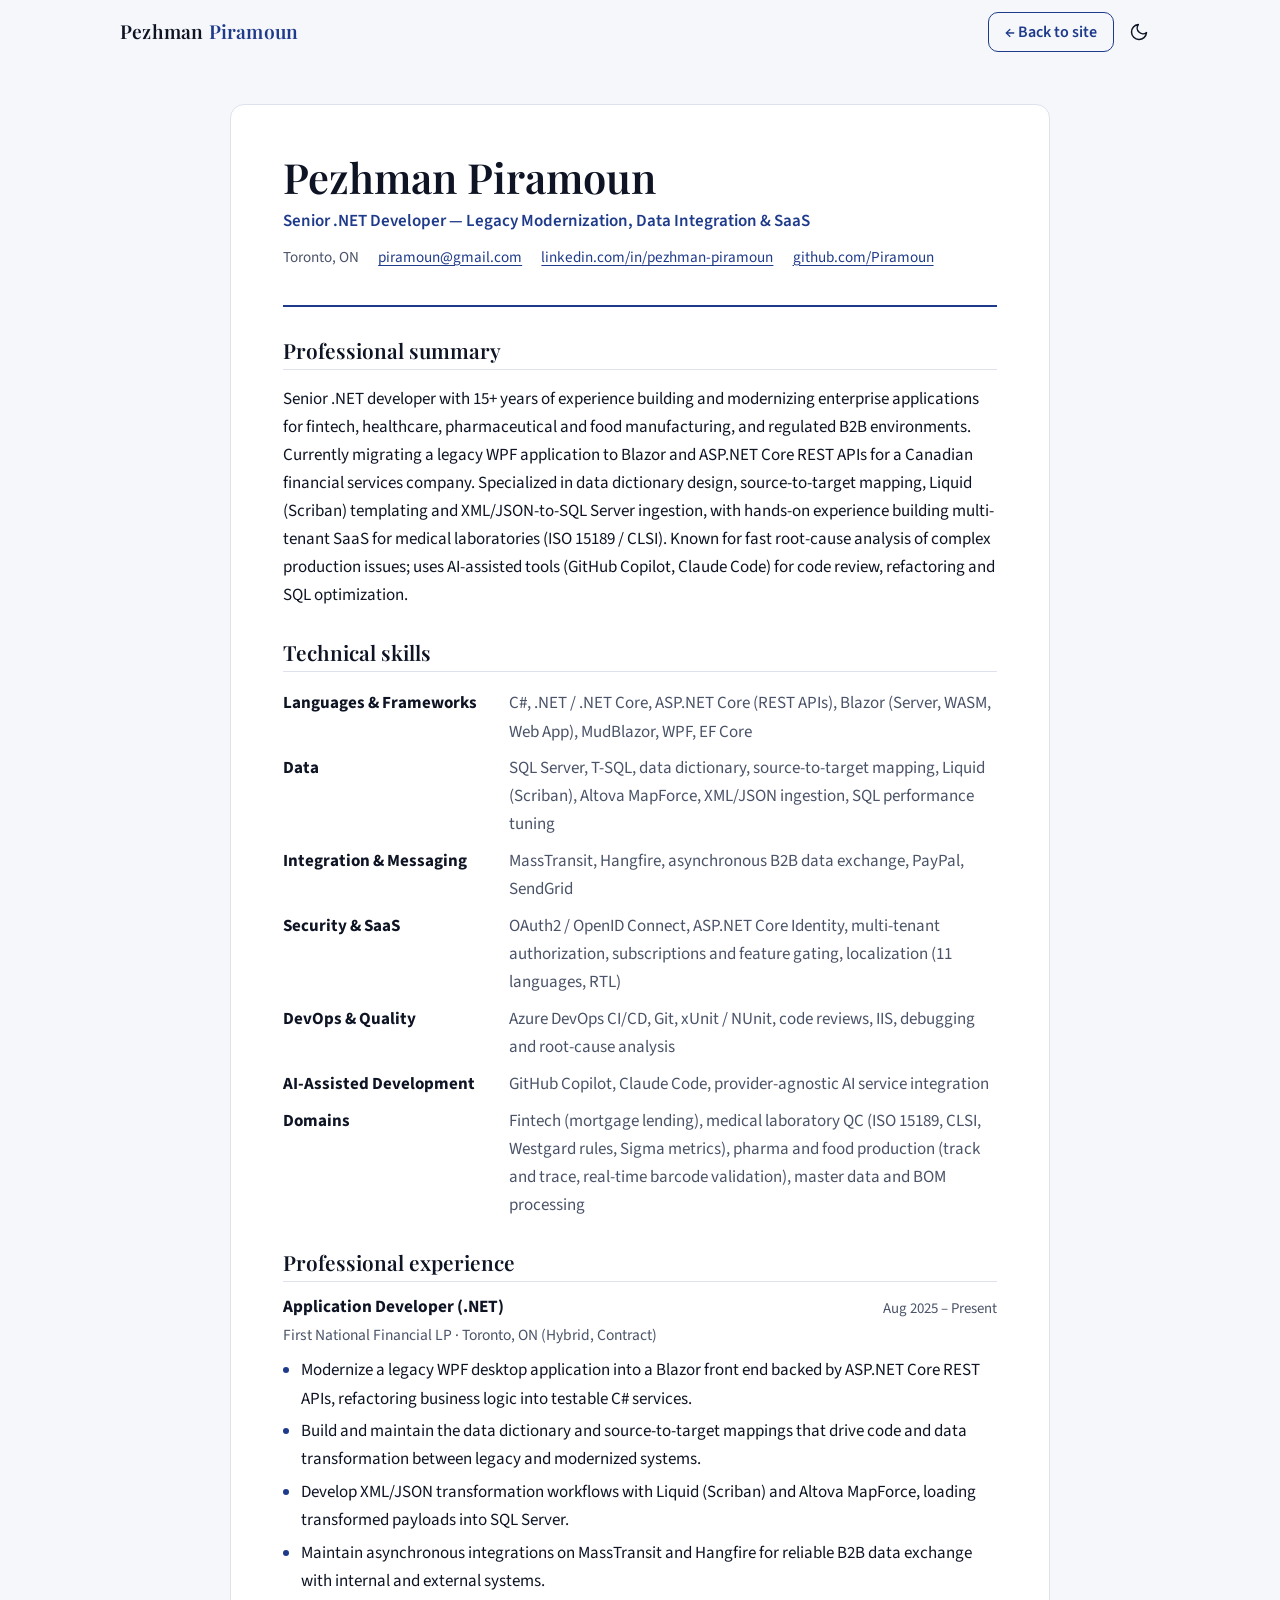
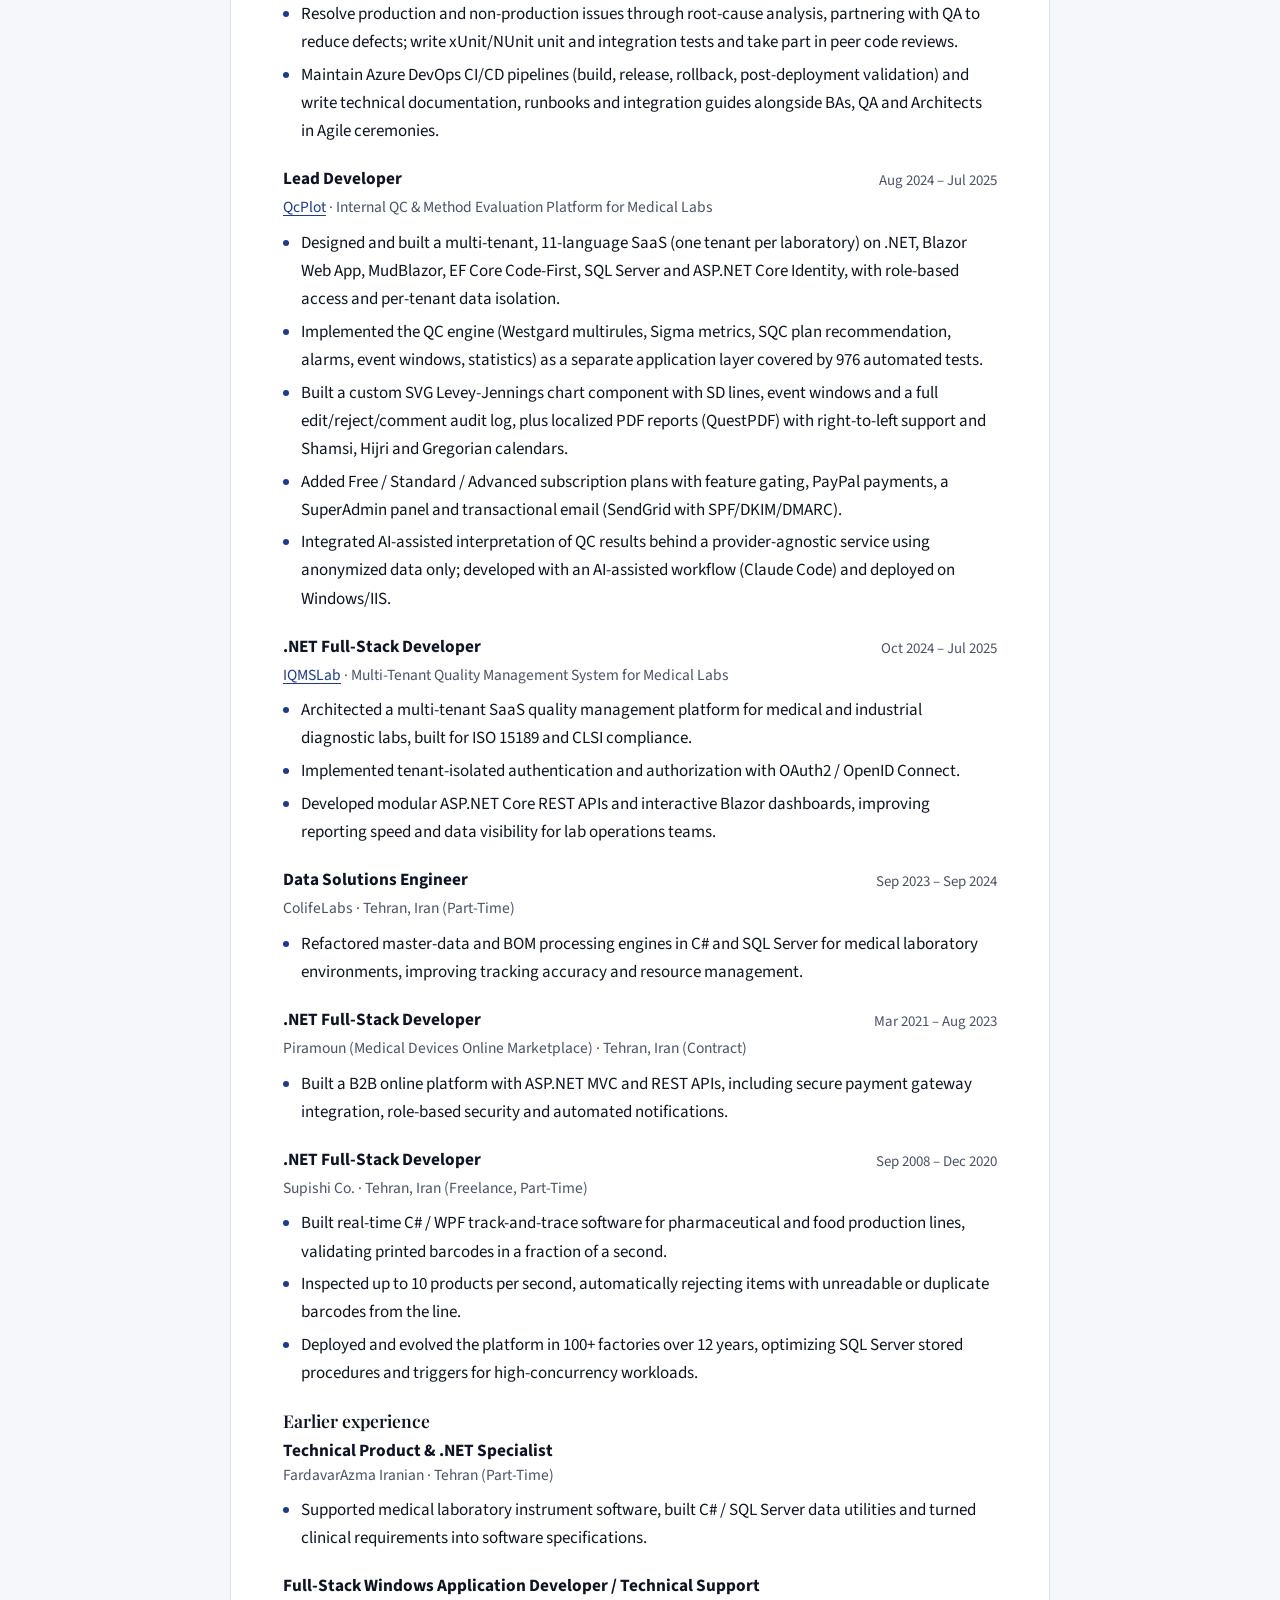
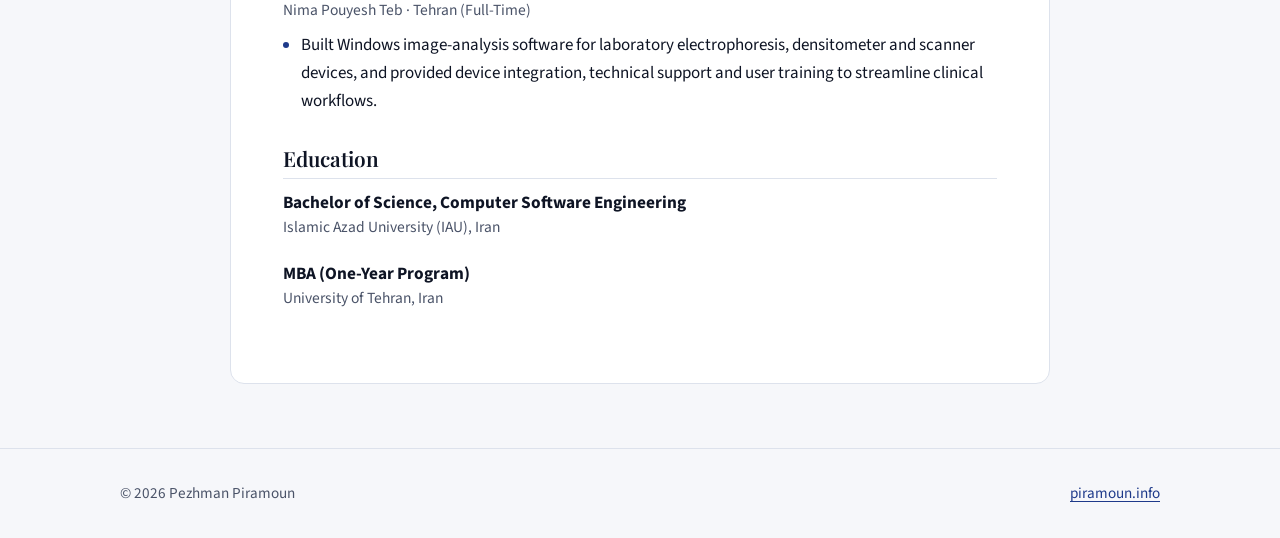
<file: resume.html>
<!DOCTYPE html>
<html lang="en">
<head>
  <meta charset="utf-8">
  <meta name="viewport" content="width=device-width, initial-scale=1">
  <title>Résumé — Pezhman Piramoun, Senior .NET Developer</title>
  <meta name="description" content="Résumé of Pezhman Piramoun: senior .NET developer in Toronto with 15+ years in application modernization, data integration, fintech and medical laboratory systems.">
  <link rel="canonical" href="https://piramoun.info/resume.html">
  <meta property="og:type" content="profile">
  <meta property="og:title" content="Résumé — Pezhman Piramoun">
  <meta property="og:description" content="Senior .NET Developer — Legacy Modernization, Data Integration &amp; SaaS">
  <meta property="og:url" content="https://piramoun.info/resume.html">
  <meta property="og:image" content="https://piramoun.info/assets/img/og-image.jpg">
  <meta name="twitter:card" content="summary_large_image">
  <meta name="twitter:image" content="https://piramoun.info/assets/img/og-image.jpg">
  <link rel="icon" href="favicon.ico" sizes="any">
  <link rel="icon" href="favicon.svg" type="image/svg+xml">
  <link rel="apple-touch-icon" href="assets/img/apple-touch-icon.png">
  <script>
    (function () {
      var d = document.documentElement, t = null;
      d.classList.add('js');
      try { t = localStorage.getItem('theme'); } catch (e) {}
      if (t !== 'light' && t !== 'dark') t = matchMedia('(prefers-color-scheme: dark)').matches ? 'dark' : 'light';
      d.setAttribute('data-theme', t);
    })();
  </script>
  <link rel="preconnect" href="https://fonts.googleapis.com">
  <link rel="preconnect" href="https://fonts.gstatic.com" crossorigin>
  <link href="https://fonts.googleapis.com/css2?family=Playfair+Display:wght@600&family=Source+Sans+3:wght@400;600;700&display=swap" rel="stylesheet">
  <link rel="stylesheet" href="css/style.css">
</head>
<body>
  <svg width="0" height="0" style="position:absolute" aria-hidden="true">
    <symbol id="i-moon" viewBox="0 0 24 24"><path d="M21 12.79A9 9 0 1 1 11.21 3 7 7 0 0 0 21 12.79z"/></symbol>
    <symbol id="i-sun" viewBox="0 0 24 24"><circle cx="12" cy="12" r="5"/><line x1="12" y1="1" x2="12" y2="3"/><line x1="12" y1="21" x2="12" y2="23"/><line x1="4.22" y1="4.22" x2="5.64" y2="5.64"/><line x1="18.36" y1="18.36" x2="19.78" y2="19.78"/><line x1="1" y1="12" x2="3" y2="12"/><line x1="21" y1="12" x2="23" y2="12"/><line x1="4.22" y1="19.78" x2="5.64" y2="18.36"/><line x1="18.36" y1="5.64" x2="19.78" y2="4.22"/></symbol>
  </svg>
  <a class="skip-link" href="#main">Skip to content</a>

  <header class="site-header">
    <nav class="container nav" aria-label="Main">
      <a class="brand" href="index.html">Pezhman <span>Piramoun</span></a>
      <div class="nav-actions">
        <a class="btn btn-ghost resume-back" href="index.html" style="min-height:40px;padding:.5rem 1rem">← Back to site</a>
        <button class="icon-btn theme-toggle" type="button" aria-label="Switch color theme">
          <svg width="20" height="20" fill="none" stroke="currentColor" stroke-width="1.8" class="icon icon-moon" aria-hidden="true"><use href="#i-moon"/></svg>
          <svg width="20" height="20" fill="none" stroke="currentColor" stroke-width="1.8" class="icon icon-sun" aria-hidden="true"><use href="#i-sun"/></svg>
        </button>
      </div>
    </nav>
  </header>

  <main id="main" class="container">
    <article class="resume">
      <header class="resume-head">
        <h1>Pezhman Piramoun</h1>
        <p class="role">Senior .NET Developer — Legacy Modernization, Data Integration &amp; SaaS</p>
        <p class="contact-line">
          <span>Toronto, ON</span>
          <a href="mailto:piramoun@gmail.com">piramoun@gmail.com</a>
          <a href="https://www.linkedin.com/in/pezhman-piramoun" target="_blank" rel="noopener">linkedin.com/in/pezhman-piramoun</a>
          <a href="https://github.com/Piramoun" target="_blank" rel="noopener">github.com/Piramoun</a>
        </p>
      </header>

      <section aria-labelledby="r-summary" style="padding:0">
        <h2 id="r-summary">Professional summary</h2>
        <p>Senior .NET developer with 15+ years of experience building and modernizing enterprise applications for fintech, healthcare, pharmaceutical and food manufacturing, and regulated B2B environments. Currently migrating a legacy WPF application to Blazor and ASP.NET Core REST APIs for a Canadian financial services company. Specialized in data dictionary design, source-to-target mapping, Liquid (Scriban) templating and XML/JSON-to-SQL Server ingestion, with hands-on experience building multi-tenant SaaS for medical laboratories (ISO 15189 / CLSI). Known for fast root-cause analysis of complex production issues; uses AI-assisted tools (GitHub Copilot, Claude Code) for code review, refactoring and SQL optimization.</p>
      </section>

      <section aria-labelledby="r-skills" style="padding:0">
        <h2 id="r-skills">Technical skills</h2>
        <dl class="resume-skills">
          <div><dt>Languages &amp; Frameworks</dt><dd>C#, .NET / .NET Core, ASP.NET Core (REST APIs), Blazor (Server, WASM, Web App), MudBlazor, WPF, EF Core</dd></div>
          <div><dt>Data</dt><dd>SQL Server, T-SQL, data dictionary, source-to-target mapping, Liquid (Scriban), Altova MapForce, XML/JSON ingestion, SQL performance tuning</dd></div>
          <div><dt>Integration &amp; Messaging</dt><dd>MassTransit, Hangfire, asynchronous B2B data exchange, PayPal, SendGrid</dd></div>
          <div><dt>Security &amp; SaaS</dt><dd>OAuth2 / OpenID Connect, ASP.NET Core Identity, multi-tenant authorization, subscriptions and feature gating, localization (11 languages, RTL)</dd></div>
          <div><dt>DevOps &amp; Quality</dt><dd>Azure DevOps CI/CD, Git, xUnit / NUnit, code reviews, IIS, debugging and root-cause analysis</dd></div>
          <div><dt>AI-Assisted Development</dt><dd>GitHub Copilot, Claude Code, provider-agnostic AI service integration</dd></div>
          <div><dt>Domains</dt><dd>Fintech (mortgage lending), medical laboratory QC (ISO 15189, CLSI, Westgard rules, Sigma metrics), pharma and food production (track and trace, real-time barcode validation), master data and BOM processing</dd></div>
        </dl>
      </section>

      <section aria-labelledby="r-exp" style="padding:0">
        <h2 id="r-exp">Professional experience</h2>

        <div class="resume-job">
          <div class="resume-job-head"><h3>Application Developer (.NET)</h3><span class="when">Aug 2025 – Present</span></div>
          <p class="where">First National Financial LP · Toronto, ON (Hybrid, Contract)</p>
          <ul>
            <li>Modernize a legacy WPF desktop application into a Blazor front end backed by ASP.NET Core REST APIs, refactoring business logic into testable C# services.</li>
            <li>Build and maintain the data dictionary and source-to-target mappings that drive code and data transformation between legacy and modernized systems.</li>
            <li>Develop XML/JSON transformation workflows with Liquid (Scriban) and Altova MapForce, loading transformed payloads into SQL Server.</li>
            <li>Maintain asynchronous integrations on MassTransit and Hangfire for reliable B2B data exchange with internal and external systems.</li>
            <li>Resolve production and non-production issues through root-cause analysis, partnering with QA to reduce defects; write xUnit/NUnit unit and integration tests and take part in peer code reviews.</li>
            <li>Maintain Azure DevOps CI/CD pipelines (build, release, rollback, post-deployment validation) and write technical documentation, runbooks and integration guides alongside BAs, QA and Architects in Agile ceremonies.</li>
          </ul>
        </div>

        <div class="resume-job">
          <div class="resume-job-head"><h3>Lead Developer</h3><span class="when">Aug 2024 – Jul 2025</span></div>
          <p class="where"><a href="https://qcplot.com" target="_blank" rel="noopener">QcPlot</a> · Internal QC &amp; Method Evaluation Platform for Medical Labs</p>
          <ul>
            <li>Designed and built a multi-tenant, 11-language SaaS (one tenant per laboratory) on .NET, Blazor Web App, MudBlazor, EF Core Code-First, SQL Server and ASP.NET Core Identity, with role-based access and per-tenant data isolation.</li>
            <li>Implemented the QC engine (Westgard multirules, Sigma metrics, SQC plan recommendation, alarms, event windows, statistics) as a separate application layer covered by 976 automated tests.</li>
            <li>Built a custom SVG Levey-Jennings chart component with SD lines, event windows and a full edit/reject/comment audit log, plus localized PDF reports (QuestPDF) with right-to-left support and Shamsi, Hijri and Gregorian calendars.</li>
            <li>Added Free / Standard / Advanced subscription plans with feature gating, PayPal payments, a SuperAdmin panel and transactional email (SendGrid with SPF/DKIM/DMARC).</li>
            <li>Integrated AI-assisted interpretation of QC results behind a provider-agnostic service using anonymized data only; developed with an AI-assisted workflow (Claude Code) and deployed on Windows/IIS.</li>
          </ul>
        </div>

        <div class="resume-job">
          <div class="resume-job-head"><h3>.NET Full-Stack Developer</h3><span class="when">Oct 2024 – Jul 2025</span></div>
          <p class="where"><a href="https://iqmslab.ir" target="_blank" rel="noopener">IQMSLab</a> · Multi-Tenant Quality Management System for Medical Labs</p>
          <ul>
            <li>Architected a multi-tenant SaaS quality management platform for medical and industrial diagnostic labs, built for ISO 15189 and CLSI compliance.</li>
            <li>Implemented tenant-isolated authentication and authorization with OAuth2 / OpenID Connect.</li>
            <li>Developed modular ASP.NET Core REST APIs and interactive Blazor dashboards, improving reporting speed and data visibility for lab operations teams.</li>
          </ul>
        </div>

        <div class="resume-job">
          <div class="resume-job-head"><h3>Data Solutions Engineer</h3><span class="when">Sep 2023 – Sep 2024</span></div>
          <p class="where">ColifeLabs · Tehran, Iran (Part-Time)</p>
          <ul>
            <li>Refactored master-data and BOM processing engines in C# and SQL Server for medical laboratory environments, improving tracking accuracy and resource management.</li>
          </ul>
        </div>

        <div class="resume-job">
          <div class="resume-job-head"><h3>.NET Full-Stack Developer</h3><span class="when">Mar 2021 – Aug 2023</span></div>
          <p class="where">Piramoun (Medical Devices Online Marketplace) · Tehran, Iran (Contract)</p>
          <ul>
            <li>Built a B2B online platform with ASP.NET MVC and REST APIs, including secure payment gateway integration, role-based security and automated notifications.</li>
          </ul>
        </div>

        <div class="resume-job">
          <div class="resume-job-head"><h3>.NET Full-Stack Developer</h3><span class="when">Sep 2008 – Dec 2020</span></div>
          <p class="where">Supishi Co. · Tehran, Iran (Freelance, Part-Time)</p>
          <ul>
            <li>Built real-time C# / WPF track-and-trace software for pharmaceutical and food production lines, validating printed barcodes in a fraction of a second.</li>
            <li>Inspected up to 10 products per second, automatically rejecting items with unreadable or duplicate barcodes from the line.</li>
            <li>Deployed and evolved the platform in 100+ factories over 12 years, optimizing SQL Server stored procedures and triggers for high-concurrency workloads.</li>
          </ul>
        </div>

        <h3 style="font-size:1.1rem;margin:1.5rem 0 .6rem">Earlier experience</h3>
        <div class="resume-job">
          <div class="resume-job-head"><h3>Technical Product &amp; .NET Specialist</h3></div>
          <p class="where">FardavarAzma Iranian · Tehran (Part-Time)</p>
          <ul><li>Supported medical laboratory instrument software, built C# / SQL Server data utilities and turned clinical requirements into software specifications.</li></ul>
        </div>

        <div class="resume-job">
          <div class="resume-job-head"><h3>Full-Stack Windows Application Developer / Technical Support</h3></div>
          <p class="where">Nima Pouyesh Teb · Tehran (Full-Time)</p>
          <ul><li>Built Windows image-analysis software for laboratory electrophoresis, densitometer and scanner devices, and provided device integration, technical support and user training to streamline clinical workflows.</li></ul>
        </div>

      </section>

      <section aria-labelledby="r-edu" style="padding:0">
        <h2 id="r-edu">Education</h2>
        <div class="resume-job">
          <div class="resume-job-head"><h3>Bachelor of Science, Computer Software Engineering</h3></div>
          <p class="where">Islamic Azad University (IAU), Iran</p>
        </div>
        <div class="resume-job">
          <div class="resume-job-head"><h3>MBA (One-Year Program)</h3></div>
          <p class="where">University of Tehran, Iran</p>
        </div>
      </section>
    </article>
  </main>

  <footer class="site-footer">
    <div class="container footer-inner">
      <p style="margin:0">© <span id="year">2026</span> Pezhman Piramoun</p>
      <a href="index.html">piramoun.info</a>
    </div>
  </footer>
  <script src="js/main.js" defer></script>
</body>
</html>
</file>
<file: css/style.css>
/* ==========================================================
   Pezhman Piramoun — portfolio
   Palette B: Fintech navy · Playfair Display + Source Sans 3
   ========================================================== */

:root {
  --bg: #F6F7FA;
  --surface: #FFFFFF;
  --surface-alt: #EEF1F7;
  --text: #0E1424;
  --muted: #4A5368;
  --line: #DDE2EC;
  --accent: #1E3A8A;
  --accent-hover: #172E6E;
  --accent-soft: #E3E9F8;
  --accent-text: #1E3A8A;
  --on-accent: #FFFFFF;
  --shadow: 0 1px 2px rgba(14, 20, 36, .05), 0 12px 32px -12px rgba(14, 20, 36, .18);
  --radius: 14px;
  --font-head: "Playfair Display", Georgia, "Times New Roman", serif;
  --font-body: "Source Sans 3", system-ui, -apple-system, "Segoe UI", Roboto, sans-serif;
  --max: 1080px;
  --header-h: 64px;
  color-scheme: light;
}

:root[data-theme="dark"] {
  --bg: #0B1020;
  --surface: #121A2E;
  --surface-alt: #172038;
  --text: #E6E9F2;
  --muted: #A3ACC2;
  --line: #24304D;
  --accent: #8FA8F0;
  --accent-hover: #A9BDF5;
  --accent-soft: #1A2547;
  --accent-text: #A9BDF5;
  --on-accent: #0B1020;
  --shadow: 0 1px 2px rgba(0, 0, 0, .3), 0 16px 40px -16px rgba(0, 0, 0, .6);
  color-scheme: dark;
}

/* ---------- Base ---------- */
*, *::before, *::after { box-sizing: border-box; }
html { scroll-behavior: smooth; scroll-padding-top: calc(var(--header-h) + 12px); -webkit-text-size-adjust: 100%; }
body {
  margin: 0;
  font-family: var(--font-body);
  font-size: 1.0625rem;
  line-height: 1.65;
  color: var(--text);
  background: var(--bg);
  -webkit-font-smoothing: antialiased;
  transition: background-color .3s ease, color .3s ease;
}
img { max-width: 100%; height: auto; display: block; }
a { color: var(--accent-text); text-underline-offset: 3px; }
a:hover { color: var(--accent-hover); }
h1, h2, h3 { font-family: var(--font-head); font-weight: 600; line-height: 1.15; margin: 0; color: var(--text); }
p { margin: 0 0 1em; }
ul { margin: 0; padding: 0; }

:focus-visible { outline: 3px solid var(--accent); outline-offset: 3px; border-radius: 4px; }

.sr-only {
  position: absolute !important; width: 1px; height: 1px; padding: 0; margin: -1px;
  overflow: hidden; clip: rect(0, 0, 0, 0); white-space: nowrap; border: 0;
}
.skip-link {
  position: absolute; left: 1rem; top: -100px; z-index: 100;
  background: var(--accent); color: var(--on-accent); padding: .6rem 1rem; border-radius: 8px; text-decoration: none;
}
.skip-link:focus { top: 1rem; color: var(--on-accent); }

.container { width: 100%; max-width: var(--max); margin: 0 auto; padding: 0 1.25rem; }
.icon { width: 1.15em; height: 1.15em; flex: none; fill: none; stroke: currentColor; stroke-width: 1.8; stroke-linecap: round; stroke-linejoin: round; }

/* ---------- Header / nav ---------- */
.site-header {
  position: sticky; top: 0; z-index: 50;
  height: var(--header-h);
  background: color-mix(in srgb, var(--bg) 85%, transparent);
  backdrop-filter: saturate(160%) blur(10px);
  -webkit-backdrop-filter: saturate(160%) blur(10px);
  border-bottom: 1px solid transparent;
  transition: border-color .3s ease;
}
.site-header.is-scrolled { border-bottom-color: var(--line); }
.nav { display: flex; align-items: center; justify-content: space-between; height: 100%; gap: 1rem; }
.brand { font-family: var(--font-head); font-weight: 600; font-size: 1.2rem; color: var(--text); text-decoration: none; letter-spacing: .01em; }
.brand span { color: var(--accent-text); }
.nav-actions { display: flex; align-items: center; gap: .25rem; }

.nav-links {
  list-style: none;
  position: absolute; top: var(--header-h); left: 0; right: 0;
  display: none; flex-direction: column; gap: .25rem;
  padding: .75rem 1.25rem 1.25rem;
  background: var(--bg); border-bottom: 1px solid var(--line);
}
.nav-links.is-open { display: flex; }
.nav-links a {
  display: block; padding: .55rem .75rem; border-radius: 8px;
  color: var(--muted); text-decoration: none; font-weight: 500;
}
.nav-links a:hover, .nav-links a.is-active { color: var(--text); background: var(--surface-alt); }

.icon-btn {
  display: inline-grid; place-items: center; width: 42px; height: 42px;
  border: 0; border-radius: 10px; background: transparent; color: var(--text); cursor: pointer;
}
.icon-btn:hover { background: var(--surface-alt); }
.icon-btn .icon { width: 20px; height: 20px; }
.theme-toggle .icon-sun { display: none; }
:root[data-theme="dark"] .theme-toggle .icon-sun { display: block; }
:root[data-theme="dark"] .theme-toggle .icon-moon { display: none; }

@media (min-width: 860px) {
  .menu-toggle { display: none; }
  .nav-links {
    position: static; display: flex; flex-direction: row; gap: .1rem;
    padding: 0; background: none; border: 0;
  }
  .nav-links a { padding: .4rem .7rem; font-size: .97rem; }
}

/* ---------- Buttons ---------- */
.btn {
  display: inline-flex; align-items: center; justify-content: center; gap: .5rem;
  min-height: 46px; padding: .7rem 1.35rem; border-radius: 10px;
  font: 600 1rem/1 var(--font-body); text-decoration: none; cursor: pointer;
  border: 1.5px solid var(--accent); transition: background-color .2s, color .2s, transform .2s, border-color .2s;
}
.btn-primary { background: var(--accent); color: var(--on-accent); }
.btn-primary:hover { background: var(--accent-hover); border-color: var(--accent-hover); color: var(--on-accent); }
.btn-ghost { background: transparent; color: var(--accent-text); }
.btn-ghost:hover { background: var(--accent-soft); color: var(--accent-text); }
.btn:active { transform: translateY(1px); }

/* ---------- Sections ---------- */
section { padding: 4.5rem 0; }
.section-alt { background: var(--surface-alt); }
.section-head { margin-bottom: 2.5rem; max-width: 640px; }
.eyebrow {
  display: inline-block; margin-bottom: .6rem;
  font-size: .8rem; font-weight: 600; letter-spacing: .14em; text-transform: uppercase; color: var(--accent-text);
}
.section-head h2 { font-size: clamp(1.9rem, 4vw, 2.5rem); }
.section-head p { margin-top: .8rem; color: var(--muted); }

/* ---------- Hero ---------- */
.hero { padding: 3rem 0 4.5rem; }
.hero-grid { display: grid; gap: 2.75rem; align-items: center; }
.hero-photo { position: relative; max-width: 300px; margin: 0 auto; width: calc(100% - 12px); }
.hero-photo::before {
  content: ""; position: absolute; inset: 12px -12px -12px 12px;
  border: 1.5px solid var(--accent); border-radius: 24px; opacity: .5;
}
.hero-photo img {
  position: relative; width: 100%; aspect-ratio: 1; object-fit: cover;
  border-radius: 24px; box-shadow: var(--shadow); background: var(--surface-alt);
}
.hero-copy h1 { font-size: clamp(2.5rem, 7vw, 4rem); letter-spacing: -.01em; }
.hero-title { margin: .9rem 0 1.1rem; font-size: 1.15rem; font-weight: 600; color: var(--accent-text); }
.hero-lead { font-size: 1.15rem; color: var(--muted); max-width: 34rem; }
.hero-cta { display: flex; flex-wrap: wrap; gap: .75rem; margin-top: 1.75rem; }
.hero-meta { display: flex; flex-wrap: wrap; gap: .5rem 1.25rem; margin-top: 1.75rem; color: var(--muted); font-size: .95rem; list-style: none; }
.hero-meta li { display: inline-flex; align-items: center; gap: .4rem; }

@media (min-width: 860px) {
  .hero { padding: 5rem 0 6rem; }
  .hero-grid { grid-template-columns: 1.25fr .9fr; gap: 4rem; }
  .hero-photo { order: 2; max-width: 380px; }
  .hero-photo::before { inset: 18px -18px -18px 18px; }
}

/* ---------- About ---------- */
.about-grid { display: grid; gap: 2.5rem; align-items: start; }
.about-photo img { width: 100%; max-width: 340px; aspect-ratio: 4 / 5; object-fit: cover; border-radius: var(--radius); box-shadow: var(--shadow); }
.about-text p { font-size: 1.1rem; }
.about-heading { font-size: clamp(1.9rem, 4vw, 2.5rem); margin-bottom: 1.25rem; }
.facts { display: grid; grid-template-columns: repeat(auto-fit, minmax(150px, 1fr)); gap: 1rem; margin-top: 2rem; list-style: none; }
.fact { background: var(--surface); border: 1px solid var(--line); border-radius: var(--radius); padding: 1rem 1.1rem; }
.fact strong { display: block; font-family: var(--font-head); font-size: 1.5rem; color: var(--accent-text); line-height: 1.2; }
.fact span { font-size: .93rem; color: var(--muted); }
.about-wrap .about-text { max-width: 800px; }

/* ---------- Timeline ---------- */
.timeline { position: relative; list-style: none; padding-left: 1.75rem; }
.timeline::before { content: ""; position: absolute; left: 5px; top: .5rem; bottom: .5rem; width: 2px; background: var(--line); }
.tl-item { position: relative; padding-bottom: 2.5rem; }
.tl-item:last-child { padding-bottom: 0; }
.tl-item::before {
  content: ""; position: absolute; left: calc(-1.75rem + 0px); top: .45rem;
  width: 12px; height: 12px; border-radius: 50%;
  background: var(--bg); border: 2.5px solid var(--accent);
}
.section-alt .tl-item::before { background: var(--surface-alt); }
.tl-item.is-current::before { background: var(--accent); }
.tl-date { font-size: .9rem; font-weight: 600; color: var(--accent-text); letter-spacing: .02em; }
.tl-item h3 { font-size: 1.35rem; margin-top: .2rem; }
.tl-org { color: var(--muted); margin: .2rem 0 .7rem; }
.tl-item ul { padding-left: 1.1rem; }
.tl-item li { margin-bottom: .35rem; }
.tl-item li::marker { color: var(--accent); }
.tl-earlier { margin-top: 2.5rem; padding-top: 1.75rem; border-top: 1px solid var(--line); }
.tl-earlier h3 { font-size: 1.15rem; margin-bottom: .9rem; }
.tl-earlier ul { list-style: none; display: grid; gap: .8rem; }
.tl-earlier li span { display: block; font-size: .9rem; color: var(--muted); }

/* ---------- Skills ---------- */
.skills-grid { display: grid; gap: 1rem; grid-template-columns: repeat(auto-fit, minmax(250px, 1fr)); }
.skill-card { background: var(--surface); border: 1px solid var(--line); border-radius: var(--radius); padding: 1.35rem 1.4rem; }
.skill-card h3 { font-family: var(--font-body); font-size: 1.02rem; font-weight: 700; margin-bottom: .8rem; }
.tags { display: flex; flex-wrap: wrap; gap: .45rem; list-style: none; }
.tags li {
  font-size: .88rem; padding: .28rem .7rem; border-radius: 999px;
  background: var(--accent-soft); color: var(--accent-text); font-weight: 500;
}

/* ---------- Projects ---------- */
.projects-grid { display: grid; gap: 1.25rem; grid-template-columns: repeat(auto-fit, minmax(280px, 1fr)); }
.project {
  display: flex; flex-direction: column;
  background: var(--surface); border: 1px solid var(--line); border-radius: var(--radius);
  padding: 1.6rem; transition: transform .25s ease, box-shadow .25s ease, border-color .25s;
}
.project:hover { transform: translateY(-3px); box-shadow: var(--shadow); border-color: transparent; }
.project-context { font-size: .85rem; font-weight: 600; letter-spacing: .04em; color: var(--muted); text-transform: uppercase; }
.project h3 { font-size: 1.35rem; margin: .45rem 0 .7rem; }
.project p { color: var(--muted); flex: 1; }
.project .tags { margin-top: .6rem; }
.project-featured { border: 1.5px solid var(--accent); }
.pf-main, .pf-side { display: flex; flex-direction: column; }
.project-featured .badge {
  align-self: flex-start; margin-bottom: .8rem;
  font-size: .78rem; font-weight: 700; letter-spacing: .08em; text-transform: uppercase;
  padding: .25rem .65rem; border-radius: 6px; background: var(--accent); color: var(--on-accent);
}
@media (min-width: 860px) {
  .projects-grid { grid-template-columns: repeat(2, minmax(0, 1fr)); }
  .projects-grid .project:last-child:nth-child(even) { grid-column: 1 / -1; }
  .skills-grid { grid-template-columns: repeat(2, minmax(0, 1fr)); }
  .project-featured { grid-column: 1 / -1; display: grid; grid-template-columns: 1.05fr 1fr; gap: 0 2.75rem; align-items: start; }
}

.project-link { display: inline-flex; align-items: center; gap: .4rem; margin-top: .25rem; font-weight: 600; text-decoration: none; }
.project-link:hover { text-decoration: underline; }
.project-link .icon { width: 16px; height: 16px; }
.highlights { list-style: none; display: grid; gap: .6rem; margin: 1.25rem 0 .5rem; }
.highlights li { position: relative; padding-left: 1.25rem; color: var(--muted); font-size: .98rem; }
.highlights li::before { content: ""; position: absolute; left: 0; top: .6em; width: 7px; height: 7px; border-radius: 2px; background: var(--accent); }
@media (min-width: 860px) { .project-featured .highlights { margin-top: 0; } }

/* ---------- Education ---------- */
.edu-grid { display: grid; gap: 1.25rem; grid-template-columns: repeat(auto-fit, minmax(280px, 1fr)); }
.edu-card { display: flex; gap: 1rem; background: var(--surface); border: 1px solid var(--line); border-radius: var(--radius); padding: 1.4rem; }
.edu-card .icon-wrap { display: grid; place-items: center; width: 46px; height: 46px; border-radius: 12px; background: var(--accent-soft); color: var(--accent-text); flex: none; }
.edu-card h3 { font-size: 1.2rem; }
.edu-card p { margin: .25rem 0 0; color: var(--muted); }

/* ---------- References ---------- */
.ref-card {
  max-width: 720px; margin: 0 auto; text-align: center;
  background: var(--surface); border: 1px solid var(--line); border-radius: var(--radius); padding: 2.5rem 1.75rem;
}
.ref-card blockquote { margin: 0 0 1.5rem; font-family: var(--font-head); font-size: clamp(1.25rem, 3vw, 1.6rem); line-height: 1.4; font-style: italic; }
.ref-card p { color: var(--muted); }

/* ---------- Beyond work ---------- */
.beyond-grid { display: grid; gap: 2.5rem; align-items: center; }
.beyond-photo img { width: 100%; max-width: 320px; aspect-ratio: 4 / 5; object-fit: cover; border-radius: var(--radius); box-shadow: var(--shadow); }
.beyond-text h2 { font-size: clamp(1.9rem, 4vw, 2.5rem); margin-bottom: 1.1rem; }
.beyond-text p { font-size: 1.1rem; max-width: 620px; }
.interests { list-style: none; display: flex; flex-wrap: wrap; gap: .6rem; margin-top: 1.5rem; }
.interests li { background: var(--surface); border: 1px solid var(--line); border-radius: 999px; padding: .5rem 1rem; }
.interests strong { font-weight: 600; }
.interests span { color: var(--muted); font-size: .9rem; margin-left: .4rem; }
@media (min-width: 860px) { .beyond-grid { grid-template-columns: 320px 1fr; gap: 4rem; } }

/* ---------- Contact ---------- */
.contact-grid { display: grid; gap: 2.5rem; }
.contact-list { list-style: none; display: grid; gap: .9rem; margin-top: 1.5rem; }
.contact-list a {
  display: flex; align-items: center; gap: .9rem; padding: .9rem 1.1rem;
  background: var(--surface); border: 1px solid var(--line); border-radius: 12px;
  color: var(--text); text-decoration: none; transition: border-color .2s, transform .2s;
}
.contact-list a:hover { border-color: var(--accent); transform: translateX(3px); }
.contact-list .icon { width: 22px; height: 22px; color: var(--accent-text); }
.contact-list small { display: block; color: var(--muted); font-size: .85rem; }

.form { background: var(--surface); border: 1px solid var(--line); border-radius: var(--radius); padding: 1.6rem; display: grid; gap: 1rem; }
.field { display: grid; gap: .35rem; }
.field label { font-weight: 600; font-size: .95rem; }
.field input, .field textarea {
  width: 100%; font: inherit; color: var(--text);
  background: var(--bg); border: 1.5px solid var(--line); border-radius: 10px; padding: .7rem .85rem;
  transition: border-color .2s, box-shadow .2s;
}
.field textarea { min-height: 140px; resize: vertical; }
.field input:focus, .field textarea:focus { outline: none; border-color: var(--accent); box-shadow: 0 0 0 3px var(--accent-soft); }
.hp { position: absolute; left: -9999px; }
.form-status { min-height: 1.4em; margin: 0; font-size: .95rem; color: var(--muted); }
.form-status.ok { color: #1F7A4D; }
.form-status.err { color: #B42318; }
:root[data-theme="dark"] .form-status.ok { color: #6FD3A0; }
:root[data-theme="dark"] .form-status.err { color: #F59B93; }
@media (min-width: 860px) { .contact-grid { grid-template-columns: .9fr 1.1fr; gap: 4rem; } }

/* ---------- Footer ---------- */
.site-footer { padding: 2rem 0; border-top: 1px solid var(--line); color: var(--muted); font-size: .95rem; }
.footer-inner { display: flex; flex-wrap: wrap; align-items: center; justify-content: space-between; gap: 1rem; }
.socials { display: flex; gap: .35rem; list-style: none; }
.socials a { display: inline-grid; place-items: center; width: 40px; height: 40px; border-radius: 10px; color: var(--muted); }
.socials a:hover { background: var(--surface-alt); color: var(--accent-text); }
.socials .icon { width: 19px; height: 19px; }

/* ---------- Reveal on scroll ---------- */
.js .reveal { opacity: 0; transform: translateY(18px); transition: opacity .7s ease, transform .7s ease; }
.js .reveal.is-visible { opacity: 1; transform: none; }

@media (prefers-reduced-motion: reduce) {
  html { scroll-behavior: auto; }
  *, *::before, *::after { transition: none !important; animation: none !important; }
  .js .reveal { opacity: 1; transform: none; }
}

/* ==========================================================
   Résumé page
   ========================================================== */
.resume { max-width: 820px; margin: 2.5rem auto 4rem; background: var(--surface); border: 1px solid var(--line); border-radius: var(--radius); padding: 2rem 1.5rem; }
.resume-head { border-bottom: 2px solid var(--accent); padding-bottom: 1.25rem; margin-bottom: 1.5rem; }
.resume-head h1 { font-size: clamp(2rem, 5vw, 2.6rem); }
.resume-head .role { margin: .4rem 0 .6rem; font-weight: 600; color: var(--accent-text); }
.resume-head .contact-line { display: flex; flex-wrap: wrap; gap: .3rem 1.2rem; color: var(--muted); font-size: .95rem; }
.resume h2 { font-size: 1.3rem; margin: 2rem 0 .9rem; padding-bottom: .4rem; border-bottom: 1px solid var(--line); }
.resume-job { margin-bottom: 1.5rem; }
.resume-job-head { display: flex; flex-wrap: wrap; justify-content: space-between; gap: .2rem 1rem; }
.resume-job h3 { font-family: var(--font-body); font-size: 1.08rem; font-weight: 700; }
.resume-job .when { color: var(--muted); font-size: .93rem; }
.resume-job .where { color: var(--muted); margin: .1rem 0 .5rem; font-size: .97rem; }
.resume ul { padding-left: 1.15rem; }
.resume li { margin-bottom: .3rem; }
.resume li::marker { color: var(--accent); }
.resume-skills { display: grid; gap: .55rem; }
.resume-skills div { display: grid; gap: .1rem; }
.resume-skills dt { font-weight: 700; }
.resume-skills dd { margin: 0; color: var(--muted); }
@media (min-width: 700px) {
  .resume { padding: 3rem 3.25rem; }
  .resume-skills div { grid-template-columns: 210px 1fr; gap: 1rem; }
}

@media print {
  .site-header, .site-footer, .skip-link, .resume-back { display: none !important; }
  body { background: #fff; color: #000; font-size: 11pt; }
  .resume { border: 0; margin: 0; padding: 0; max-width: none; }
}
</file>
